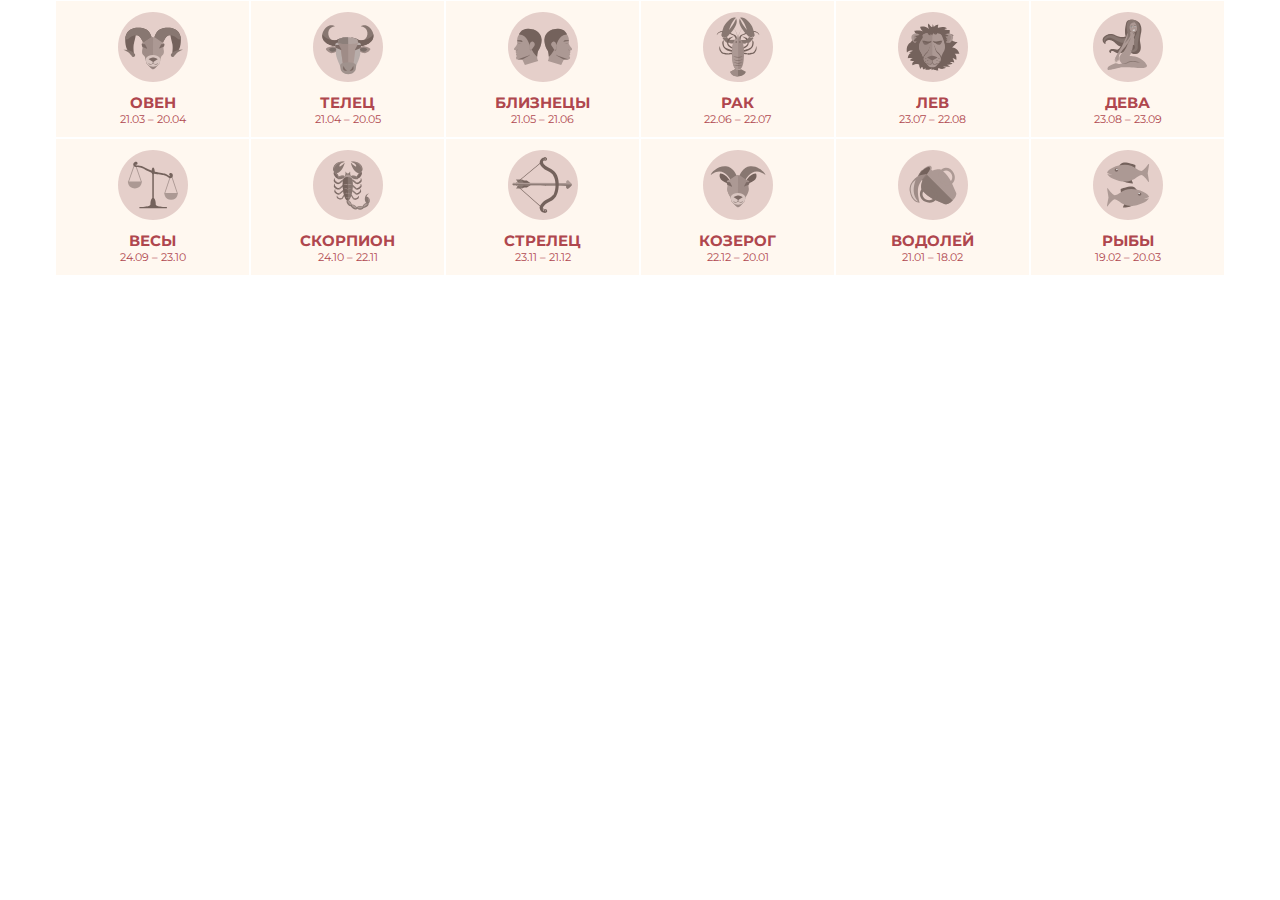
<file: index.html>
<!DOCTYPE html>
<html lang="en">
  <head>
    <meta charset="UTF-8" />
    <meta name="viewport" content="width=device-width, initial-scale=1.0" />
    <title>Food Horoscope</title>
    <link rel="shortcut icon" href="./favicon.ico" type="image/x-icon" />
    <link rel="stylesheet" href="./css/index.css" />
    <script type="module" src="./js/index.js" defer></script>
  </head>

  <body>
    <main class="main">
      <section class="horoscope-menu">
        <div class="container">
          <div class="horoscope-menu__item">
            <a class="horoscope-menu__item-link" href="#">
              <figure class="horoscope-menu__item-image">
                <img src="./assets/aries-1.svg" alt="icon" />
              </figure>

              <h4 class="horoscope-menu__item-title">Овен</h4>

              <p class="horoscope-menu__item-date">21.03 – 20.04</p>
            </a>
          </div>

          <div class="horoscope-menu__item">
            <a class="horoscope-menu__item-link" href="#">
              <figure class="horoscope-menu__item-image">
                <img src="./assets/taurus-1.svg" alt="icon" />
              </figure>

              <h4 class="horoscope-menu__item-title">Телец</h4>

              <p class="horoscope-menu__item-date">21.04 – 20.05</p>
            </a>
          </div>

          <div class="horoscope-menu__item">
            <a class="horoscope-menu__item-link" href="#">
              <figure class="horoscope-menu__item-image">
                <img src="./assets/gemini-1.svg" alt="icon" />
              </figure>

              <h4 class="horoscope-menu__item-title">Близнецы</h4>

              <p class="horoscope-menu__item-date">21.05 – 21.06</p>
            </a>
          </div>

          <div class="horoscope-menu__item">
            <a class="horoscope-menu__item-link" href="#">
              <figure class="horoscope-menu__item-image">
                <img src="./assets/cancer-1.svg" alt="icon" />
              </figure>

              <h4 class="horoscope-menu__item-title">Рак</h4>

              <p class="horoscope-menu__item-date">22.06 – 22.07</p>
            </a>
          </div>

          <div class="horoscope-menu__item">
            <a class="horoscope-menu__item-link" href="#">
              <figure class="horoscope-menu__item-image">
                <img src="./assets/leo-1.svg" alt="icon" />
              </figure>

              <h4 class="horoscope-menu__item-title">Лев</h4>

              <p class="horoscope-menu__item-date">23.07 – 22.08</p>
            </a>
          </div>

          <div class="horoscope-menu__item">
            <a class="horoscope-menu__item-link" href="#">
              <figure class="horoscope-menu__item-image">
                <img src="./assets/virgo-1.svg" alt="icon" />
              </figure>

              <h4 class="horoscope-menu__item-title">Дева</h4>

              <p class="horoscope-menu__item-date">23.08 – 23.09</p>
            </a>
          </div>

          <div class="horoscope-menu__item">
            <a class="horoscope-menu__item-link" href="#">
              <figure class="horoscope-menu__item-image">
                <img src="./assets/libra-1.svg" alt="icon" />
              </figure>

              <h4 class="horoscope-menu__item-title">Весы</h4>

              <p class="horoscope-menu__item-date">24.09 – 23.10</p>
            </a>
          </div>

          <div class="horoscope-menu__item">
            <a class="horoscope-menu__item-link" href="#">
              <figure class="horoscope-menu__item-image">
                <img src="./assets/scorpio-1.svg" alt="icon" />
              </figure>

              <h4 class="horoscope-menu__item-title">Скорпион</h4>

              <p class="horoscope-menu__item-date">24.10 – 22.11</p>
            </a>
          </div>

          <div class="horoscope-menu__item">
            <a class="horoscope-menu__item-link" href="#">
              <figure class="horoscope-menu__item-image">
                <img src="./assets/sagittarius-1.svg" alt="icon" />
              </figure>

              <h4 class="horoscope-menu__item-title">Стрелец</h4>

              <p class="horoscope-menu__item-date">23.11 – 21.12</p>
            </a>
          </div>

          <div class="horoscope-menu__item">
            <a class="horoscope-menu__item-link" href="#">
              <figure class="horoscope-menu__item-image">
                <img src="./assets/capricornus-1.svg" alt="icon" />
              </figure>

              <h4 class="horoscope-menu__item-title">Козерог</h4>

              <p class="horoscope-menu__item-date">22.12 – 20.01</p>
            </a>
          </div>

          <div class="horoscope-menu__item">
            <a class="horoscope-menu__item-link" href="#">
              <figure class="horoscope-menu__item-image">
                <img src="./assets/aquarius-1.svg" alt="icon" />
              </figure>

              <h4 class="horoscope-menu__item-title">Водолей</h4>

              <p class="horoscope-menu__item-date">21.01 – 18.02</p>
            </a>
          </div>

          <div class="horoscope-menu__item">
            <a class="horoscope-menu__item-link" href="#">
              <figure class="horoscope-menu__item-image">
                <img src="./assets/pisces-1.svg" alt="icon" />
              </figure>

              <h4 class="horoscope-menu__item-title">Рыбы</h4>

              <p class="horoscope-menu__item-date">19.02 – 20.03</p>
            </a>
          </div>
        </div>
      </section>
    </main>
  </body>
</html>
</file>
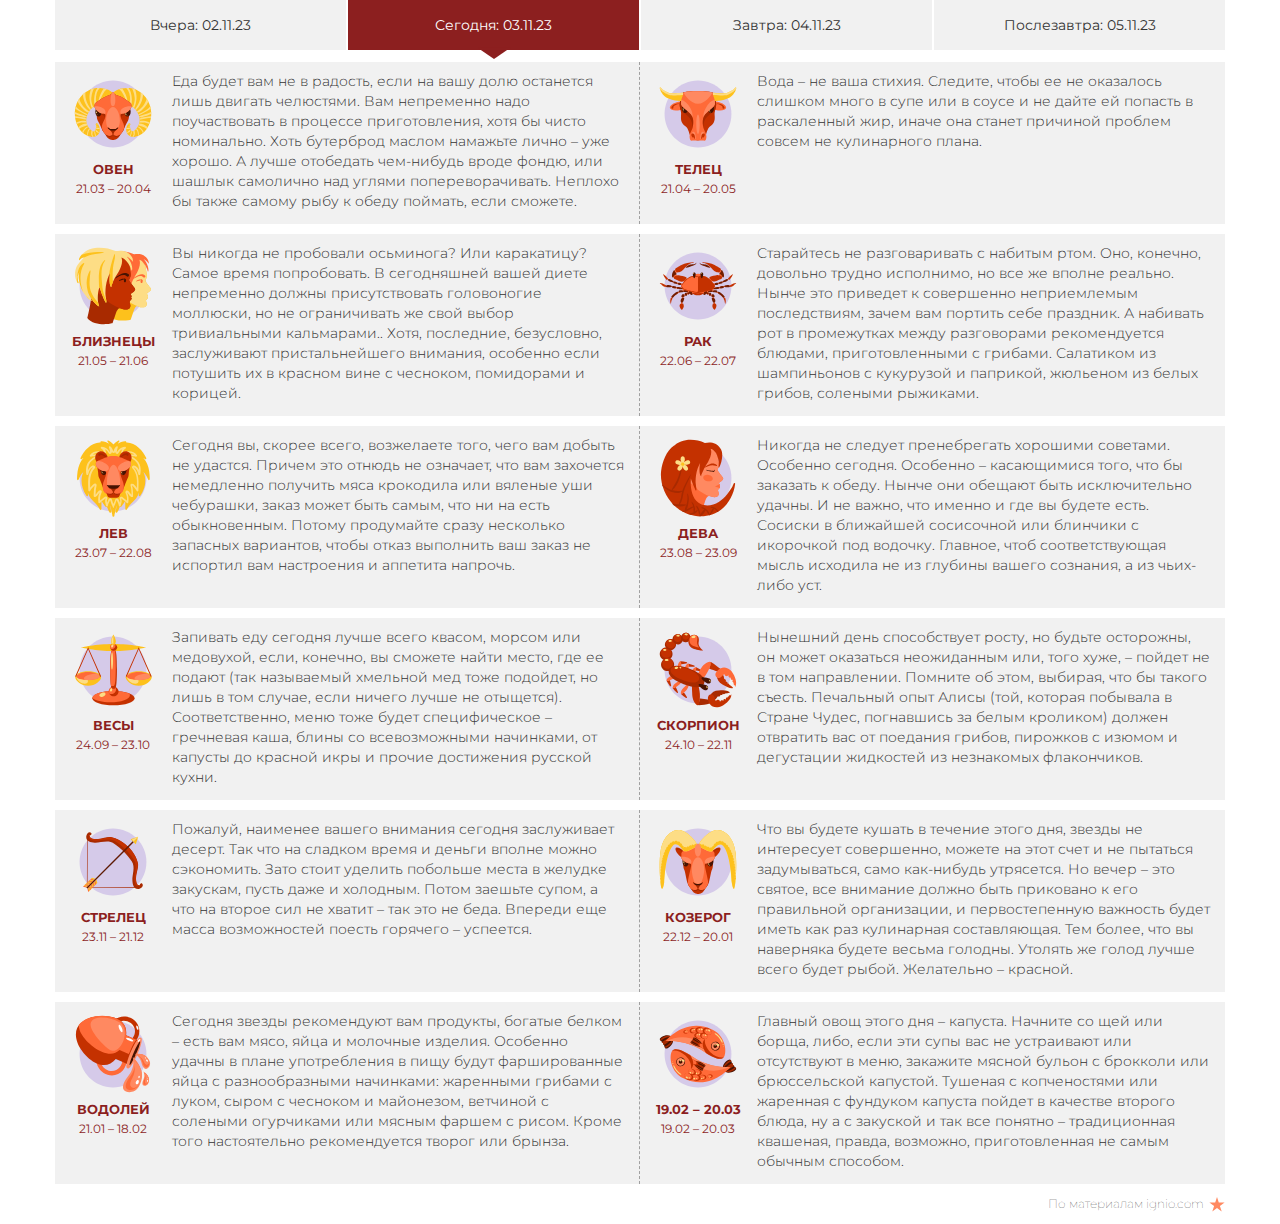
<file: common.html>
<!DOCTYPE html>
<html lang="en">
  <head>
    <meta charset="UTF-8" />
    <meta name="viewport" content="width=device-width, initial-scale=1.0" />
    <title>Food Horoscope</title>
    <link rel="shortcut icon" href="./favicon.ico" type="image/x-icon" />
    <link rel="stylesheet" href="./css/index.css" />
    <script type="module" src="./js/index.js" defer></script>
  </head>

  <body>
    <main class="main">
      <nav class="horoscope-nav">
        <div class="container">
          <div class="horoscope-nav__item">
            <a href="#">Вчера<span class="horoscope-nav__item-text_hidden">: 02.11.23</span> </a>
          </div>

          <div class="horoscope-nav__item active">
            <a href="#">Сегодня<span class="horoscope-nav__item-text_hidden">: 03.11.23</span> </a>
          </div>

          <div class="horoscope-nav__item">
            <a href="#">Завтра<span class="horoscope-nav__item-text_hidden">: 04.11.23</span> </a>
          </div>

          <div class="horoscope-nav__item">
            <a href="#">
              Послезавтра<span class="horoscope-nav__item-text_hidden">: 05.11.23</span>
            </a>
          </div>
        </div>
      </nav>

      <section class="common-horoscope">
        <div class="container">
          <div class="common-horoscope__card">
            <div class="common-horoscope__card-sidebar">
              <figure class="common-horoscope__card-image">
                <img src="./assets/aries-2.svg" alt="icon" />
              </figure>
              <h4 class="common-horoscope__card-title">Овен</h4>
              <p class="common-horoscope__card-date">21.03 – 20.04</p>
            </div>

            <div class="common-horoscope__card-text">
              Еда будет вам не в радость, если на вашу долю останется лишь двигать челюстями. Вам
              непременно надо поучаствовать в процессе приготовления, хотя бы чисто номинально. Хоть
              бутерброд маслом намажьте лично – уже хорошо. А лучше отобедать чем-нибудь вроде
              фондю, или шашлык самолично над углями попереворачивать. Неплохо бы также самому рыбу
              к обеду поймать, если сможете.
            </div>
          </div>

          <div class="common-horoscope__card">
            <div class="common-horoscope__card-sidebar">
              <figure class="common-horoscope__card-image">
                <img src="./assets/taurus-2.svg" alt="icon" />
              </figure>
              <h4 class="common-horoscope__card-title">Телец</h4>
              <p class="common-horoscope__card-date">21.04 – 20.05</p>
            </div>

            <div class="common-horoscope__card-text">
              Вода – не ваша стихия. Следите, чтобы ее не оказалось слишком много в супе или в соусе
              и не дайте ей попасть в раскаленный жир, иначе она станет причиной проблем совсем не
              кулинарного плана.
            </div>
          </div>

          <div class="common-horoscope__card">
            <div class="common-horoscope__card-sidebar">
              <figure class="common-horoscope__card-image">
                <img src="./assets/gemini-2.svg" alt="icon" />
              </figure>
              <h4 class="common-horoscope__card-title">Близнецы</h4>
              <p class="common-horoscope__card-date">21.05 – 21.06</p>
            </div>

            <div class="common-horoscope__card-text">
              Вы никогда не пробовали осьминога? Или каракатицу? Самое время попробовать. В
              сегодняшней вашей диете непременно должны присутствовать головоногие моллюски, но не
              ограничивать же свой выбор тривиальными кальмарами.. Хотя, последние, безусловно,
              заслуживают пристальнейшего внимания, особенно если потушить их в красном вине с
              чесноком, помидорами и корицей.
            </div>
          </div>

          <div class="common-horoscope__card">
            <div class="common-horoscope__card-sidebar">
              <figure class="common-horoscope__card-image">
                <img src="./assets/cancer-2.svg" alt="icon" />
              </figure>
              <h4 class="common-horoscope__card-title">Рак</h4>
              <p class="common-horoscope__card-date">22.06 – 22.07</p>
            </div>

            <div class="common-horoscope__card-text">
              Старайтесь не разговаривать с набитым ртом. Оно, конечно, довольно трудно исполнимо,
              но все же вполне реально. Нынче это приведет к совершенно неприемлемым последствиям,
              зачем вам портить себе праздник. А набивать рот в промежутках между разговорами
              рекомендуется блюдами, приготовленными с грибами. Салатиком из шампиньонов с кукурузой
              и паприкой, жюльеном из белых грибов, солеными рыжиками.
            </div>
          </div>

          <div class="common-horoscope__card">
            <div class="common-horoscope__card-sidebar">
              <figure class="common-horoscope__card-image">
                <img src="./assets/leo-2.svg" alt="icon" />
              </figure>
              <h4 class="common-horoscope__card-title">Лев</h4>
              <p class="common-horoscope__card-date">23.07 – 22.08</p>
            </div>

            <div class="common-horoscope__card-text">
              Сегодня вы, скорее всего, возжелаете того, чего вам добыть не удастся. Причем это
              отнюдь не означает, что вам захочется немедленно получить мяса крокодила или вяленые
              уши чебурашки, заказ может быть самым, что ни на есть обыкновенным. Потому продумайте
              сразу несколько запасных вариантов, чтобы отказ выполнить ваш заказ не испортил вам
              настроения и аппетита напрочь.
            </div>
          </div>

          <div class="common-horoscope__card">
            <div class="common-horoscope__card-sidebar">
              <figure class="common-horoscope__card-image">
                <img src="./assets/virgo-2.svg" alt="icon" />
              </figure>
              <h4 class="common-horoscope__card-title">Дева</h4>
              <p class="common-horoscope__card-date">23.08 – 23.09</p>
            </div>

            <div class="common-horoscope__card-text">
              Никогда не следует пренебрегать хорошими советами. Особенно сегодня. Особенно –
              касающимися того, что бы заказать к обеду. Нынче они обещают быть исключительно
              удачны. И не важно, что именно и где вы будете есть. Сосиски в ближайшей сосисочной
              или блинчики с икорочкой под водочку. Главное, чтоб соответствующая мысль исходила не
              из глубины вашего сознания, а из чьих-либо уст.
            </div>
          </div>

          <div class="common-horoscope__card">
            <div class="common-horoscope__card-sidebar">
              <figure class="common-horoscope__card-image">
                <img src="./assets/libra-2.svg" alt="icon" />
              </figure>
              <h4 class="common-horoscope__card-title">Весы</h4>
              <p class="common-horoscope__card-date">24.09 – 23.10</p>
            </div>

            <div class="common-horoscope__card-text">
              Запивать еду сегодня лучше всего квасом, морсом или медовухой, если, конечно, вы
              сможете найти место, где ее подают (так называемый хмельной мед тоже подойдет, но лишь
              в том случае, если ничего лучше не отыщется). Соответственно, меню тоже будет
              специфическое – гречневая каша, блины со всевозможными начинками, от капусты до
              красной икры и прочие достижения русской кухни.
            </div>
          </div>

          <div class="common-horoscope__card">
            <div class="common-horoscope__card-sidebar">
              <figure class="common-horoscope__card-image">
                <img src="./assets/scorpio-2.svg" alt="icon" />
              </figure>
              <h4 class="common-horoscope__card-title">Скорпион</h4>
              <p class="common-horoscope__card-date">24.10 – 22.11</p>
            </div>

            <div class="common-horoscope__card-text">
              Нынешний день способствует росту, но будьте осторожны, он может оказаться неожиданным
              или, того хуже, – пойдет не в том направлении. Помните об этом, выбирая, что бы такого
              съесть. Печальный опыт Алисы (той, которая побывала в Стране Чудес, погнавшись за
              белым кроликом) должен отвратить вас от поедания грибов, пирожков с изюмом и
              дегустации жидкостей из незнакомых флакончиков.
            </div>
          </div>

          <div class="common-horoscope__card">
            <div class="common-horoscope__card-sidebar">
              <figure class="common-horoscope__card-image">
                <img src="./assets/sagittarius-2.svg" alt="icon" />
              </figure>
              <h4 class="common-horoscope__card-title">Стрелец</h4>
              <p class="common-horoscope__card-date">23.11 – 21.12</p>
            </div>

            <div class="common-horoscope__card-text">
              Пожалуй, наименее вашего внимания сегодня заслуживает десерт. Так что на сладком время
              и деньги вполне можно сэкономить. Зато стоит уделить побольше места в желудке
              закускам, пусть даже и холодным. Потом заешьте супом, а что на второе сил не хватит –
              так это не беда. Впереди еще масса возможностей поесть горячего – успеется.
            </div>
          </div>

          <div class="common-horoscope__card">
            <div class="common-horoscope__card-sidebar">
              <figure class="common-horoscope__card-image">
                <img src="./assets/capricornus-2.svg" alt="icon" />
              </figure>
              <h4 class="common-horoscope__card-title">Козерог</h4>
              <p class="common-horoscope__card-date">22.12 – 20.01</p>
            </div>

            <div class="common-horoscope__card-text">
              Что вы будете кушать в течение этого дня, звезды не интересует совершенно, можете на
              этот счет и не пытаться задумываться, само как-нибудь утрясется. Но вечер – это
              святое, все внимание должно быть приковано к его правильной организации, и
              первостепенную важность будет иметь как раз кулинарная составляющая. Тем более, что вы
              наверняка будете весьма голодны. Утолять же голод лучше всего будет рыбой. Желательно
              – красной.
            </div>
          </div>

          <div class="common-horoscope__card">
            <div class="common-horoscope__card-sidebar">
              <figure class="common-horoscope__card-image">
                <img src="./assets/aquarius-2.svg" alt="icon" />
              </figure>
              <h4 class="common-horoscope__card-title">Водолей</h4>
              <p class="common-horoscope__card-date">21.01 – 18.02</p>
            </div>

            <div class="common-horoscope__card-text">
              Сегодня звезды рекомендуют вам продукты, богатые белком – есть вам мясо, яйца и
              молочные изделия. Особенно удачны в плане употребления в пищу будут фаршированные яйца
              с разнообразными начинками: жаренными грибами с луком, сыром с чесноком и майонезом,
              ветчиной с солеными огурчиками или мясным фаршем с рисом. Кроме того настоятельно
              рекомендуется творог или брынза.
            </div>
          </div>

          <div class="common-horoscope__card">
            <div class="common-horoscope__card-sidebar">
              <figure class="common-horoscope__card-image">
                <img src="./assets/pisces-2.svg" alt="icon" />
              </figure>
              <h4 class="common-horoscope__card-title">19.02 – 20.03</h4>
              <p class="common-horoscope__card-date">19.02 – 20.03</p>
            </div>

            <div class="common-horoscope__card-text">
              Главный овощ этого дня – капуста. Начните со щей или борща, либо, если эти супы вас не
              устраивают или отсутствуют в меню, закажите мясной бульон с брокколи или брюссельской
              капустой. Тушеная с копченостями или жаренная с фундуком капуста пойдет в качестве
              второго блюда, ну а с закуской и так все понятно – традиционная квашеная, правда,
              возможно, приготовленная не самым обычным способом.
            </div>
          </div>

          <div class="horoscope-materials">
            <a class="horoscope-materials__link" href="https://ignio.com/" target="_blank">
              <span>По материалам ignio.com</span> <img src="./assets/star.svg" alt="star" />
            </a>
          </div>
        </div>
      </section>
    </main>
  </body>
</html>
</file>
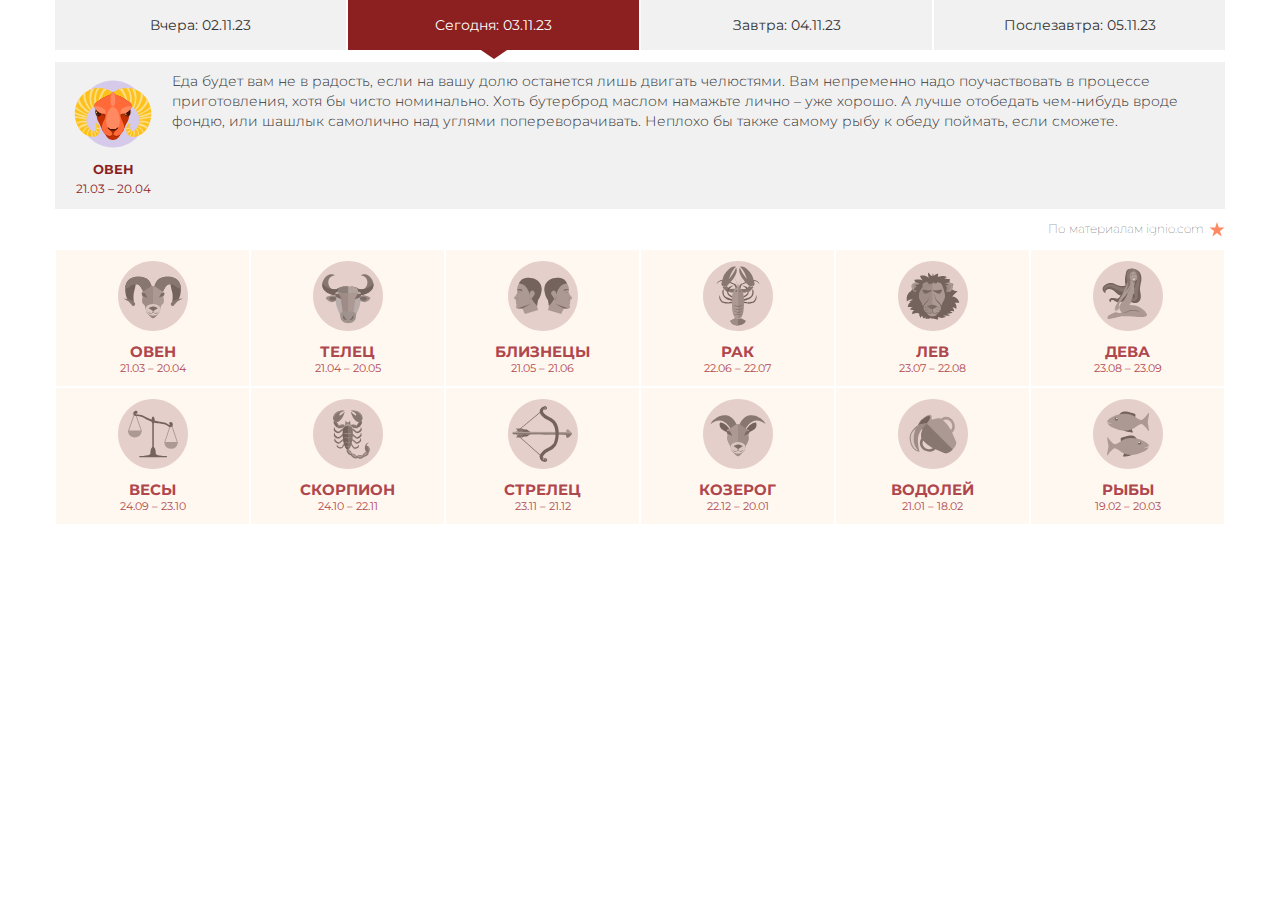
<file: monthly.html>
<!DOCTYPE html>
<html lang="en">
  <head>
    <meta charset="UTF-8" />
    <meta name="viewport" content="width=device-width, initial-scale=1.0" />
    <title>Food Horoscope</title>
    <link rel="shortcut icon" href="./favicon.ico" type="image/x-icon" />
    <link rel="stylesheet" href="./css/index.css" />
    <script type="module" src="./js/index.js" defer></script>
  </head>

  <body>
    <main class="main">
      <nav class="horoscope-nav">
        <div class="container">
          <div class="horoscope-nav__item">
            <a href="#">Вчера<span class="horoscope-nav__item-text_hidden">: 02.11.23</span> </a>
          </div>

          <div class="horoscope-nav__item active">
            <a href="#">Сегодня<span class="horoscope-nav__item-text_hidden">: 03.11.23</span> </a>
          </div>

          <div class="horoscope-nav__item">
            <a href="#">Завтра<span class="horoscope-nav__item-text_hidden">: 04.11.23</span> </a>
          </div>

          <div class="horoscope-nav__item">
            <a href="#">
              Послезавтра<span class="horoscope-nav__item-text_hidden">: 05.11.23</span>
            </a>
          </div>
        </div>
      </nav>

      <section class="monthly-horoscope">
        <div class="container">
          <div class="monthly-horoscope__card">
            <div class="monthly-horoscope__card-sidebar">
              <figure class="monthly-horoscope__card-image">
                <img src="./assets/aries-2.svg" alt="icon" />
              </figure>
              <h4 class="monthly-horoscope__card-title">Овен</h4>
              <p class="monthly-horoscope__card-date">21.03 – 20.04</p>
            </div>

            <div class="monthly-horoscope__card-text">
              Еда будет вам не в радость, если на вашу долю останется лишь двигать челюстями. Вам
              непременно надо поучаствовать в процессе приготовления, хотя бы чисто номинально. Хоть
              бутерброд маслом намажьте лично – уже хорошо. А лучше отобедать чем-нибудь вроде
              фондю, или шашлык самолично над углями попереворачивать. Неплохо бы также самому рыбу
              к обеду поймать, если сможете.
            </div>
          </div>

          <div class="horoscope-materials">
            <a class="horoscope-materials__link" href="https://ignio.com/" target="_blank">
              <span>По материалам ignio.com</span> <img src="./assets/star.svg" alt="star" />
            </a>
          </div>
        </div>
      </section>

      <section class="horoscope-menu">
        <div class="container">
          <div class="horoscope-menu__item">
            <a class="horoscope-menu__item-link" href="#">
              <figure class="horoscope-menu__item-image">
                <img src="./assets/aries-1.svg" alt="icon" />
              </figure>

              <h4 class="horoscope-menu__item-title">Овен</h4>

              <p class="horoscope-menu__item-date">21.03 – 20.04</p>
            </a>
          </div>

          <div class="horoscope-menu__item">
            <a class="horoscope-menu__item-link" href="#">
              <figure class="horoscope-menu__item-image">
                <img src="./assets/taurus-1.svg" alt="icon" />
              </figure>

              <h4 class="horoscope-menu__item-title">Телец</h4>

              <p class="horoscope-menu__item-date">21.04 – 20.05</p>
            </a>
          </div>

          <div class="horoscope-menu__item">
            <a class="horoscope-menu__item-link" href="#">
              <figure class="horoscope-menu__item-image">
                <img src="./assets/gemini-1.svg" alt="icon" />
              </figure>

              <h4 class="horoscope-menu__item-title">Близнецы</h4>

              <p class="horoscope-menu__item-date">21.05 – 21.06</p>
            </a>
          </div>

          <div class="horoscope-menu__item">
            <a class="horoscope-menu__item-link" href="#">
              <figure class="horoscope-menu__item-image">
                <img src="./assets/cancer-1.svg" alt="icon" />
              </figure>

              <h4 class="horoscope-menu__item-title">Рак</h4>

              <p class="horoscope-menu__item-date">22.06 – 22.07</p>
            </a>
          </div>

          <div class="horoscope-menu__item">
            <a class="horoscope-menu__item-link" href="#">
              <figure class="horoscope-menu__item-image">
                <img src="./assets/leo-1.svg" alt="icon" />
              </figure>

              <h4 class="horoscope-menu__item-title">Лев</h4>

              <p class="horoscope-menu__item-date">23.07 – 22.08</p>
            </a>
          </div>

          <div class="horoscope-menu__item">
            <a class="horoscope-menu__item-link" href="#">
              <figure class="horoscope-menu__item-image">
                <img src="./assets/virgo-1.svg" alt="icon" />
              </figure>

              <h4 class="horoscope-menu__item-title">Дева</h4>

              <p class="horoscope-menu__item-date">23.08 – 23.09</p>
            </a>
          </div>

          <div class="horoscope-menu__item">
            <a class="horoscope-menu__item-link" href="#">
              <figure class="horoscope-menu__item-image">
                <img src="./assets/libra-1.svg" alt="icon" />
              </figure>

              <h4 class="horoscope-menu__item-title">Весы</h4>

              <p class="horoscope-menu__item-date">24.09 – 23.10</p>
            </a>
          </div>

          <div class="horoscope-menu__item">
            <a class="horoscope-menu__item-link" href="#">
              <figure class="horoscope-menu__item-image">
                <img src="./assets/scorpio-1.svg" alt="icon" />
              </figure>

              <h4 class="horoscope-menu__item-title">Скорпион</h4>

              <p class="horoscope-menu__item-date">24.10 – 22.11</p>
            </a>
          </div>

          <div class="horoscope-menu__item">
            <a class="horoscope-menu__item-link" href="#">
              <figure class="horoscope-menu__item-image">
                <img src="./assets/sagittarius-1.svg" alt="icon" />
              </figure>

              <h4 class="horoscope-menu__item-title">Стрелец</h4>

              <p class="horoscope-menu__item-date">23.11 – 21.12</p>
            </a>
          </div>

          <div class="horoscope-menu__item">
            <a class="horoscope-menu__item-link" href="#">
              <figure class="horoscope-menu__item-image">
                <img src="./assets/capricornus-1.svg" alt="icon" />
              </figure>

              <h4 class="horoscope-menu__item-title">Козерог</h4>

              <p class="horoscope-menu__item-date">22.12 – 20.01</p>
            </a>
          </div>

          <div class="horoscope-menu__item">
            <a class="horoscope-menu__item-link" href="#">
              <figure class="horoscope-menu__item-image">
                <img src="./assets/aquarius-1.svg" alt="icon" />
              </figure>

              <h4 class="horoscope-menu__item-title">Водолей</h4>

              <p class="horoscope-menu__item-date">21.01 – 18.02</p>
            </a>
          </div>

          <div class="horoscope-menu__item">
            <a class="horoscope-menu__item-link" href="#">
              <figure class="horoscope-menu__item-image">
                <img src="./assets/pisces-1.svg" alt="icon" />
              </figure>

              <h4 class="horoscope-menu__item-title">Рыбы</h4>

              <p class="horoscope-menu__item-date">19.02 – 20.03</p>
            </a>
          </div>
        </div>
      </section>
    </main>
  </body>
</html>
</file>
<file: css/index.css>
@import url("https://fonts.googleapis.com/css2?family=Montserrat:wght@100;200;300;400;500;600;700;800;900&display=swap");
html {
  color: #333333;
  font-size: 16px;
  font-family: "Montserrat", "Open Sans", sans-serif;
  font-weight: 400;
  font-style: normal;
  scroll-behavior: smooth;
}

body {
  margin: 0;
  background-color: #ffffff;
}

a,
button,
input,
textarea {
  font-family: "Montserrat", "Open Sans", sans-serif;
}

.container {
  max-width: 1170px;
  margin: 0 auto;
  padding: 0;
  -webkit-box-sizing: border-box;
          box-sizing: border-box;
}

.horoscope-materials {
  display: -webkit-box;
  display: -ms-flexbox;
  display: flex;
  -webkit-box-align: center;
      -ms-flex-align: center;
          align-items: center;
  -webkit-box-pack: end;
      -ms-flex-pack: end;
          justify-content: flex-end;
  gap: 5px;
  width: 100%;
  padding: 0 0 10px;
}
.horoscope-materials__link {
  display: -webkit-box;
  display: -ms-flexbox;
  display: flex;
  -webkit-box-align: center;
      -ms-flex-align: center;
          align-items: center;
  gap: 5px;
  color: #333333;
  text-align: right;
  font-size: 12px;
  font-style: normal;
  font-weight: 100;
  line-height: 20px;
  text-decoration: none;
}

.common-horoscope .container {
  display: -webkit-box;
  display: -ms-flexbox;
  display: flex;
  -ms-flex-wrap: wrap;
      flex-wrap: wrap;
  gap: 10px 0;
}
@media (max-width: 768px) {
  .common-horoscope .container {
    gap: 0;
  }
}
.common-horoscope__card {
  -webkit-box-flex: 0;
      -ms-flex: 0 1 50%;
          flex: 0 1 50%;
  display: -webkit-box;
  display: -ms-flexbox;
  display: flex;
  gap: 16px;
  padding: 9px 15px 13px;
  -webkit-box-sizing: border-box;
          box-sizing: border-box;
  background-color: #f1f1f1;
}
@media (max-width: 768px) {
  .common-horoscope__card {
    -webkit-box-flex: 0;
        -ms-flex: 0 1 100%;
            flex: 0 1 100%;
    gap: 14px;
    border-right: none;
    border-bottom: 1px dashed #a0a0a0;
    background-color: #ffffff;
  }
}
.common-horoscope__card:nth-child(2n+1) {
  border-right: 1px dashed #a0a0a0;
}
@media (max-width: 768px) {
  .common-horoscope__card:nth-child(2n+1) {
    border-right: none;
  }
}
.common-horoscope__card-image {
  margin: 0;
  padding: 0;
}
.common-horoscope__card-image img {
  width: 86px;
  height: 86px;
  -o-object-fit: cover;
     object-fit: cover;
}
.common-horoscope__card-title {
  margin: 0 0 4px;
  color: #8c1f1f;
  text-align: center;
  font-size: 13px;
  font-style: normal;
  font-weight: 700;
  line-height: normal;
  text-transform: uppercase;
}
.common-horoscope__card-date {
  margin: 0;
  color: #8c1f1f;
  text-align: center;
  font-size: 12px;
  font-style: normal;
  font-weight: 400;
  line-height: normal;
  text-transform: uppercase;
}
.common-horoscope__card-text {
  color: #333;
  font-size: 14px;
  font-style: normal;
  font-weight: 300;
  line-height: 20px;
}
@media (max-width: 576px) {
  .common-horoscope__card-text {
    font-size: 12px;
  }
}

.monthly-horoscope__card {
  display: -webkit-box;
  display: -ms-flexbox;
  display: flex;
  gap: 16px;
  margin: 0 0 10px;
  padding: 9px 15px 13px;
  -webkit-box-sizing: border-box;
          box-sizing: border-box;
  background-color: #f1f1f1;
}
@media (max-width: 768px) {
  .monthly-horoscope__card {
    background-color: #ffffff;
  }
}
.monthly-horoscope__card-image {
  margin: 0;
  padding: 0;
}
.monthly-horoscope__card-image img {
  width: 86px;
  height: 86px;
  -o-object-fit: cover;
     object-fit: cover;
}
.monthly-horoscope__card-title {
  margin: 0 0 4px;
  color: #8c1f1f;
  text-align: center;
  font-size: 13px;
  font-style: normal;
  font-weight: 700;
  line-height: normal;
  text-transform: uppercase;
}
.monthly-horoscope__card-date {
  margin: 0;
  color: #8c1f1f;
  text-align: center;
  font-size: 12px;
  font-style: normal;
  font-weight: 400;
  line-height: normal;
  text-transform: uppercase;
}
.monthly-horoscope__card-text {
  color: #333;
  font-size: 14px;
  font-style: normal;
  font-weight: 300;
  line-height: 20px;
}
@media (max-width: 576px) {
  .monthly-horoscope__card-text {
    font-size: 12px;
  }
}

.horoscope-menu .container {
  display: -webkit-box;
  display: -ms-flexbox;
  display: flex;
  -ms-flex-wrap: wrap;
      flex-wrap: wrap;
  gap: 0;
}
.horoscope-menu__item {
  -webkit-box-flex: 0;
      -ms-flex: 0 1 16.6666666667%;
          flex: 0 1 16.6666666667%;
  -webkit-box-sizing: border-box;
          box-sizing: border-box;
  border: 1px solid #ffffff;
  background-color: #FFF8F0;
  -webkit-transition: background-color ease-in-out 0.2s;
  transition: background-color ease-in-out 0.2s;
  cursor: pointer;
}
@media (max-width: 992px) {
  .horoscope-menu__item {
    -webkit-box-flex: 0;
        -ms-flex: 0 1 25%;
            flex: 0 1 25%;
  }
}
@media (max-width: 576px) {
  .horoscope-menu__item {
    -webkit-box-flex: 0;
        -ms-flex: 0 1 33.3333333333%;
            flex: 0 1 33.3333333333%;
  }
}
@media screen and (max-width: 390px) {
  .horoscope-menu__item {
    -webkit-box-flex: 0;
        -ms-flex: 0 1 50%;
            flex: 0 1 50%;
  }
}
.horoscope-menu__item:hover {
  background-color: #AF474E;
}
.horoscope-menu__item.active {
  background-color: #AF474E;
}
.horoscope-menu__item-link {
  display: block;
  padding: 11px;
  text-decoration: none;
}
.horoscope-menu__item-image {
  margin: 0 0 7px;
  padding: 0;
  text-align: center;
}
.horoscope-menu__item-image img {
  height: 70px;
  width: 70px;
}
.horoscope-menu__item-title {
  margin: 0;
  color: #AF474E;
  font-size: 15px;
  font-style: normal;
  font-weight: 700;
  line-height: normal;
  text-align: center;
  text-transform: uppercase;
  text-decoration: none;
  -webkit-transition: color ease-in-out 0.2s;
  transition: color ease-in-out 0.2s;
}
.horoscope-menu__item:hover .horoscope-menu__item-title {
  color: #ffffff;
}
.horoscope-menu__item.active .horoscope-menu__item-title {
  color: #ffffff;
}
.horoscope-menu__item-date {
  margin: 0;
  color: #AF474E;
  font-size: 11px;
  font-style: normal;
  font-weight: 400;
  line-height: normal;
  text-align: center;
  text-transform: uppercase;
  text-decoration: none;
  -webkit-transition: color ease-in-out 0.2s;
  transition: color ease-in-out 0.2s;
}
.horoscope-menu__item:hover .horoscope-menu__item-date {
  color: #ffffff;
}
.horoscope-menu__item.active .horoscope-menu__item-date {
  color: #ffffff;
}

.horoscope-nav .container {
  display: -webkit-box;
  display: -ms-flexbox;
  display: flex;
  gap: 2px;
  margin-bottom: 12px;
}
.horoscope-nav__item {
  position: relative;
  -webkit-box-flex: 0;
      -ms-flex: 0 1 25%;
          flex: 0 1 25%;
  display: -webkit-box;
  display: -ms-flexbox;
  display: flex;
  -webkit-box-align: center;
      -ms-flex-align: center;
          align-items: center;
  -webkit-box-pack: center;
      -ms-flex-pack: center;
          justify-content: center;
  color: #333333;
  font-size: 14px;
  font-style: normal;
  font-weight: 400;
  line-height: normal;
  text-align: center;
  background-color: #f1f1f1;
  -webkit-transition: all ease-in-out 0.2s;
  transition: all ease-in-out 0.2s;
  cursor: pointer;
}
.horoscope-nav__item:hover {
  color: #ffffff;
  background-color: #8c1f1f;
}
.horoscope-nav__item.active {
  color: #ffffff;
  background-color: #8c1f1f;
}
.horoscope-nav__item.active::after {
  content: "";
  position: absolute;
  top: calc(100% - 6px);
  left: 50%;
  display: block;
  height: 15px;
  width: 38px;
  background: url(../assets/poligon-active.svg) center bottom no-repeat;
  -webkit-transform: translateX(-50%);
      -ms-transform: translateX(-50%);
          transform: translateX(-50%);
}
@media (max-width: 576px) {
  .horoscope-nav__item.active::after {
    height: 10px;
    width: 24px;
  }
}
.horoscope-nav__item a {
  display: inline-block;
  width: 100%;
  padding: 16px;
  color: #333333;
  font-size: 14px;
  font-style: normal;
  font-weight: 400;
  line-height: normal;
  text-align: center;
  text-decoration: none;
}
@media (max-width: 768px) {
  .horoscope-nav__item a {
    padding: 5px 10px;
  }
}
.horoscope-nav__item:hover a {
  color: #ffffff;
}
.horoscope-nav__item.active a {
  color: #ffffff;
}
@media (max-width: 576px) {
  .horoscope-nav__item-text {
    display: block;
    width: 100%;
    max-width: calc(100% - 1px);
    white-space: nowrap;
    overflow: hidden;
    text-overflow: ellipsis;
  }
}
@media screen and (max-width: 380px) {
  .horoscope-nav__item-text {
    max-width: 66px;
    font-size: 12px;
  }
}
@media (max-width: 768px) {
  .horoscope-nav__item-text_hidden {
    display: none;
  }
}
</file>
